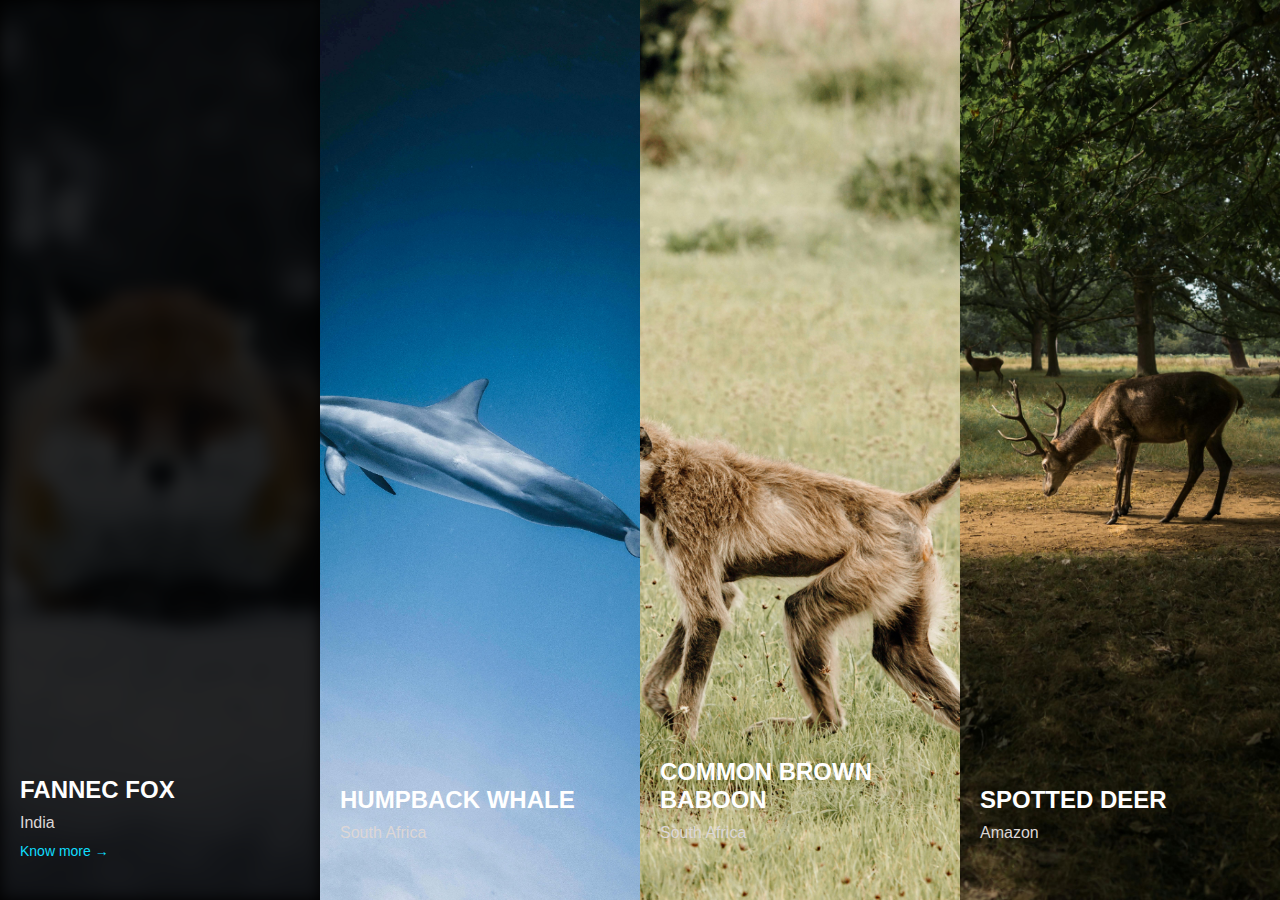
<file: gallery/index.html>
<!DOCTYPE html>
<html lang="en">
<head>
    <meta charset="UTF-8">
    <meta name="viewport" content="width=device-width, initial-scale=1.0">
    <title>Interactive Gallery</title>
    <link rel="stylesheet" href="css/styles.css">
</head>
<body>
    <div class="gallery">
        <div class="photos">
            <img src="img/fannec_fox.jpg" alt="Fannec Fox">
            <div class="contents">
                <h2>FANNEC FOX</h2>
                <p>India</p>
                <span>Know more →</span>
            </div>
        </div>
        <div class="photos">
            <img src="img/humpback_whale.jpg" alt="Humpback Whale">
            <div class="contents">
                <h2>HUMPBACK WHALE</h2>
                <p>South Africa</p>
                <span>Know more →</span>
            </div>
        </div>
        <div class="photos">
            <img src="img/common_brown_baboon.jpg" alt="Common Brown Baboon">
            <div class="contents">
                <h2>COMMON BROWN BABOON</h2>
                <p>South Africa</p>
                <span>Know more →</span>
            </div>
        </div>
        <div class="photos">
            <img src="img/spotted_deer.jpg" alt="Spotted Deer">
            <div class="contents">
                <h2>SPOTTED DEER</h2>
                <p>Amazon</p>
                <span>Know more →</span>
            </div>
        </div>
    </div>
    <script src="js/script.js"></script>
</body>
</html>
</file>
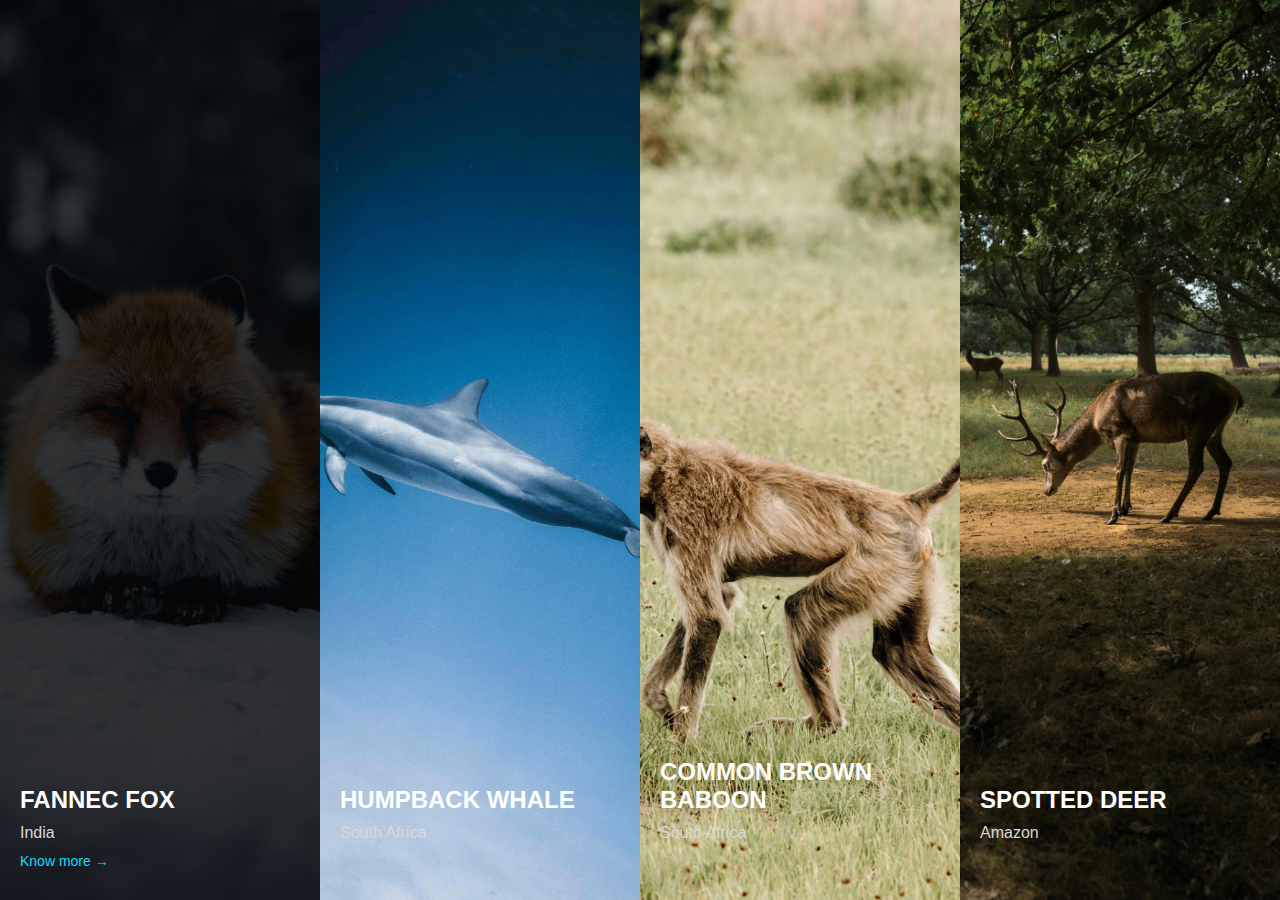
<file: Challenges/home.html>
<!DOCTYPE html>
<html lang="en">
<head>
    <meta charset="UTF-8">
    <meta name="viewport" content="width=device-width, initial-scale=1.0">
    <title>Interactive Gallery</title>
    <link rel="stylesheet" href="css/home_styles.css">
</head>
<body>
    <div class="gallery">
        <div class="photos">
            <img src="gallery/fannec_fox.jpg" alt="Fannec Fox">
            <div class="contents">
                <h2>FANNEC FOX</h2>
                <p>India</p>
                <span>Know more →</span>
            </div>
        </div>
        <div class="photos">
            <img src="gallery/humpback_whale.jpg" alt="Humpback Whale">
            <div class="contents">
                <h2>HUMPBACK WHALE</h2>
                <p>South Africa</p>
                <span>Know more →</span>
            </div>
        </div>
        <div class="photos">
            <img src="gallery/common_brown_baboon.jpg" alt="Common Brown Baboon">
            <div class="contents">
                <h2>COMMON BROWN BABOON</h2>
                <p>South Africa</p>
                <span>Know more →</span>
            </div>
        </div>
        <div class="photos">
            <img src="gallery/spotted_deer.jpg" alt="Spotted Deer">
            <div class="contents">
                <h2>SPOTTED DEER</h2>
                <p>Amazon</p>
                <span>Know more →</span>
            </div>
        </div>
    </div>
</body>
</html>
</file>
<file: gallery/css/styles.css>
* {
    padding: 0;
    margin: 0;
    box-sizing: border-box;     
}
body {
    font-family: sans-serif;
    display: flex;
    justify-content: center;
    align-items: center;
    height: 100vh;
    width: 100%;
    background-color: #000000;
}
.gallery {
    display: grid;
    grid-template-columns: 25% 25% 25% 25%;
    width: 100%;
    height: 100vh;
}
.photos {
    position: relative;
    overflow: hidden;
}
.photos img {
    width: 100%;
    height: 100%;
    object-fit: cover;
    transition: filter 0.2s ease;
}
.photos .contents {
    position: absolute;
    bottom: 30px;
    left: 20px;
    box-sizing: border-box;
    color: white;
    z-index: 1;
}
.photos h2 {
    font-size: 24px;
    margin: 10px 0;
}
.photos p {
    font-size: 16px;
    margin: 10px 0;
    color: rgb(220, 215, 215);
}
.photos span {
    font-size: 14px;
    color: rgb(15, 222, 254);
    visibility: hidden;
}

/* Responsive Styles */

/* Mobile Phones */
@media (max-width: 480px) {
    .gallery {
        grid-template-columns: 25% 25% 25% 25%;
    }
    .photos h2 {
        font-size: 18px;
    }
    .photos p {
        font-size: 12px;
    }
    .photos span {
        font-size: 10px;
    }
}
/* Tablets */
@media (max-width: 768px) {
    .gallery {
        grid-template-columns: 25% 25% 25% 25%;
    }
    .photos h2 {
        font-size: 20px;
    }
    .photos p {
        font-size: 14px;
    }
    .photos span {
        font-size: 12px;
    }
}
</file>
<file: Challenges/css/home_styles.css>
* {
    padding: 0;
    margin: 0;
    box-sizing: border-box;     
}
body {
    font-family: sans-serif;
    display: flex;
    justify-content: center;
    align-items: center;
    height: 100vh;
    width: 100%;
    background-color: #f0f0f0;
    margin: 0;
}
.gallery {
    display: grid;
    grid-template-columns: 25% 25% 25% 25%;
    width: 100%;
    height: 100vh;
}
.photos {
    position: relative;
    overflow: hidden;
}
.photos img {
    width: 100%;
    height: 100%;
    object-fit: cover;
    transition: filter 0.2s ease;
}
.photos .contents {
    position: absolute;
    bottom: 30px;
    left: 20px;
    box-sizing: border-box;
    color: white;
    z-index: 1;
}
.photos h2 {
    font-size: 24px;
    margin: 10px 0;
}
.photos p {
    font-size: 16px;
    margin: 10px 0;
    color: rgb(220, 215, 215);
}
.photos span {
    font-size: 14px;
    color: rgb(15, 222, 254);
    visibility: hidden;
}
.photos:hover img {
    filter: brightness(20%);
}
.photos:hover span {
    visibility: visible;
}

/* Responsive Styles */

/* Tablets */
@media (max-width: 768px) {
    .gallery {
        grid-template-columns: 25% 25% 25% 25%;
    }
    .photos h2 {
        font-size: 20px;
    }
    .photos p {
        font-size: 14px;
    }
    .photos span {
        font-size: 12px;
    }
}

/* Mobile Phones */
@media (max-width: 480px) {
    .gallery {
        grid-template-columns: 25% 25% 25% 25%;
    }
    .photos h2 {
        font-size: 18px;
    }
    .photos p {
        font-size: 12px;
    }
    .photos span {
        font-size: 10px;
    }
}
</file>
